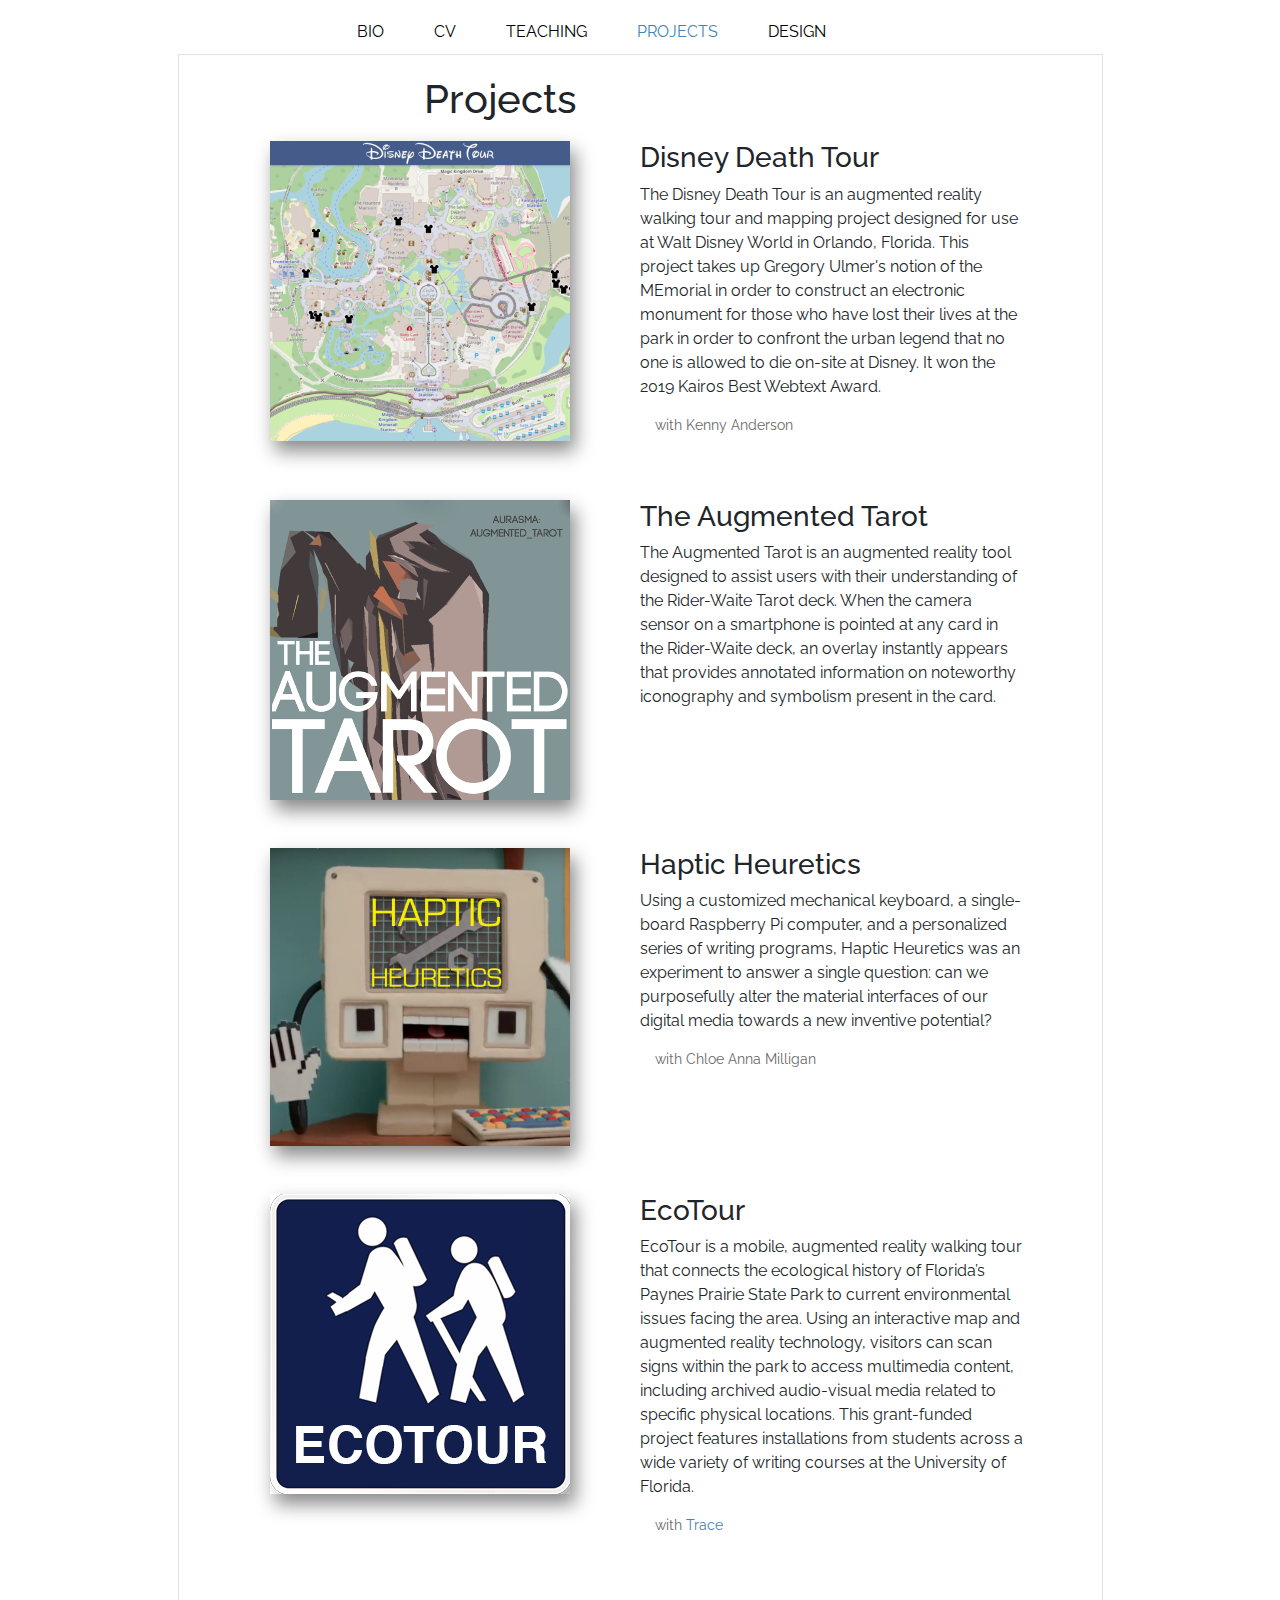
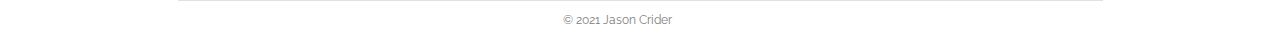
<file: projects.html>
<!doctype html>
<html lang="en">
  <head>

<!-- Google tag (gtag.js) -->
<script async src="https://www.googletagmanager.com/gtag/js?id=G-EW4SBZ3NPH"></script>
<script>
  window.dataLayer = window.dataLayer || [];
  function gtag(){dataLayer.push(arguments);}
  gtag('js', new Date());

  gtag('config', 'G-EW4SBZ3NPH');
</script>

    <!-- Required meta tags -->
    <meta charset="utf-8">
    <meta name="viewport" content="width=device-width, initial-scale=1, shrink-to-fit=no">

    <!-- Bootstrap CSS -->
    <link href="css/bootstrap.min.css" rel="stylesheet">
    <link href="css/custom.css" rel="stylesheet">
    <link href="https://fonts.googleapis.com/css?family=Raleway&display=swap" rel="stylesheet">
    <link href="https://fonts.googleapis.com/css?family=Quicksand&display=swap" rel="stylesheet">
    <link href="https://fonts.googleapis.com/css?family=Pontano+Sans&display=swap" rel="stylesheet">
    <title>Jason Crider</title>
  </head>
  <body>
    <div class="container">
      <div class="col-lg-10 offset-md-1">
          <div class="col-md-6 offset-md-2 nav-shit">
            <a class="passive first" href="index.html">BIO</a><a class="passive" href="research.html">CV</a><a class="passive" href="teaching.html">TEACHING</a><a class="active" href="projects.html">PROJECTS</a><a class="passive" href="tinkering.html">DESIGN</a>
          </div>
        <div class="row border">
          <div class="col-md-6 offset-md-3 page-title">

            <!-- Page Title Goes Here -->
            <h1>Projects</h1>
          </div>

            <!-- Page Content Goes Here -->
            <div class="col-md-10 offset-md-1">
              <div class="wrap">
                <div class="row">
                  <div class="small-12 columns">
                  <div class="article-row-section">
                    <div class="article-row-section-inner">

                         <div class="container">
                            <div class="row">
                                <div class="col-sm">
                                    <a href="http://kairos.technorhetoric.net/23.2/topoi/crider-anderson/index.html"><img src="images/disneyicon.png"  id="shadow"></a>
                                </div>
                                <div class="col-sm">
                                    <h3 class="row">Disney Death Tour</h3>
                                    <p class="row">The Disney Death Tour is an augmented reality walking tour and mapping project designed for use at Walt Disney World in Orlando, Florida. This project takes up Gregory Ulmer's notion of the MEmorial in order to construct an electronic monument for those who have lost their lives at the park in order to confront the urban legend that no one is allowed to die on-site at Disney. It won the 2019 Kairos Best Webtext Award.</p>
                                    <p id="coauthor">with Kenny Anderson</p>
                                </div>
 
                            </div>
                        </div>                  
                <br>
                <br>
                        <div class="container">
                            <div class="row">
                                <div class="col-sm">
                                    <a href="http://trace-arcs.english.ufl.edu/projects/tarot.html"><img src="images/taroticon.jpg"  id="shadow"></a>
                                </div>
                                <div class="col-sm">
                                    <h3 class="row">The Augmented Tarot</h3>
                                    <p class="row">The Augmented Tarot is an augmented reality tool designed to assist users with their understanding of the Rider-Waite Tarot deck. When the camera sensor on a smartphone is pointed at any card in the Rider-Waite deck, an overlay instantly appears that provides annotated information on noteworthy iconography and symbolism present in the card.</p>
                                </div>
 
                            </div>
                        </div>
                <br>
                <br>
                        <div class="container">
                            <div class="row">
                                <div class="col-sm">
                                    <a href="http://textshopexperiments.org/textshop04/haptic-heuretics-electrate-tinkering"><img src="images/haptic.png"  id="shadow"></a>
                                </div>
                                <div class="col-sm">
                                    <h3 class="row">Haptic Heuretics</h3>
                                    <p class="row">
                                    Using a customized mechanical keyboard, a single-board Raspberry Pi computer, and a personalized series of writing programs, Haptic Heuretics was an experiment to answer a single question: can we purposefully alter the material interfaces of our digital media towards a new inventive potential?
                                    </p>
                                    <p id="coauthor">with Chloe Anna Milligan</p>
                                </div>
 
                            </div>
                        </div>                       
                <br>
                <br>
                        <div class="container">
                            <div class="row">
                                <div class="col-sm">
                                    <a href="https://www.ecotourapp.com/"><img src="images/ecotour2.png"  id="shadow"></a>
                                </div>
                                <div class="col-sm">
                                    <h3 class="row">EcoTour</h3>
                                    <p class="row">EcoTour is a mobile, augmented reality walking tour that connects the ecological history of Florida’s Paynes Prairie State Park to current environmental issues facing the area. Using an interactive map and augmented reality technology, visitors can scan signs within the park to access multimedia content, including archived audio-visual media related to specific physical locations. This grant-funded project features installations from students across a wide variety of writing courses at the University of Florida.</p>
                                    <p id="coauthor">with <a href="https://trace-arcs.english.ufl.edu/">Trace</a></p>
                                </div>
 
                            </div>
                        </div>
                <br>
                <br>
                        
                        
            
                        

                    </div>
                  </div>


                                      
                  </div>
                </div>
              </div>
              
                
                
                
                
                
                
                
                
                
                
                
                
                
                
                
                


          </div>
        </div>
      </div>
      <div class="col-md-3 offset-md-5 copy-text">
        <p>© 2021 Jason Crider</p>
      </div>
    </div>

    <!-- Optional JavaScript -->
    <!-- jQuery first, then Popper.js, then Bootstrap JS -->
    <script src="https://code.jquery.com/jquery-3.3.1.slim.min.js" integrity="sha384-q8i/X+965DzO0rT7abK41JStQIAqVgRVzpbzo5smXKp4YfRvH+8abtTE1Pi6jizo" crossorigin="anonymous"></script>
    <script src="https://cdnjs.cloudflare.com/ajax/libs/popper.js/1.14.7/umd/popper.min.js" integrity="sha384-UO2eT0CpHqdSJQ6hJty5KVphtPhzWj9WO1clHTMGa3JDZwrnQq4sF86dIHNDz0W1" crossorigin="anonymous"></script>
    <script src="https://stackpath.bootstrapcdn.com/bootstrap/4.3.1/js/bootstrap.min.js" integrity="sha384-JjSmVgyd0p3pXB1rRibZUAYoIIy6OrQ6VrjIEaFf/nJGzIxFDsf4x0xIM+B07jRM" crossorigin="anonymous"></script>
  </body>
</html>
</file>
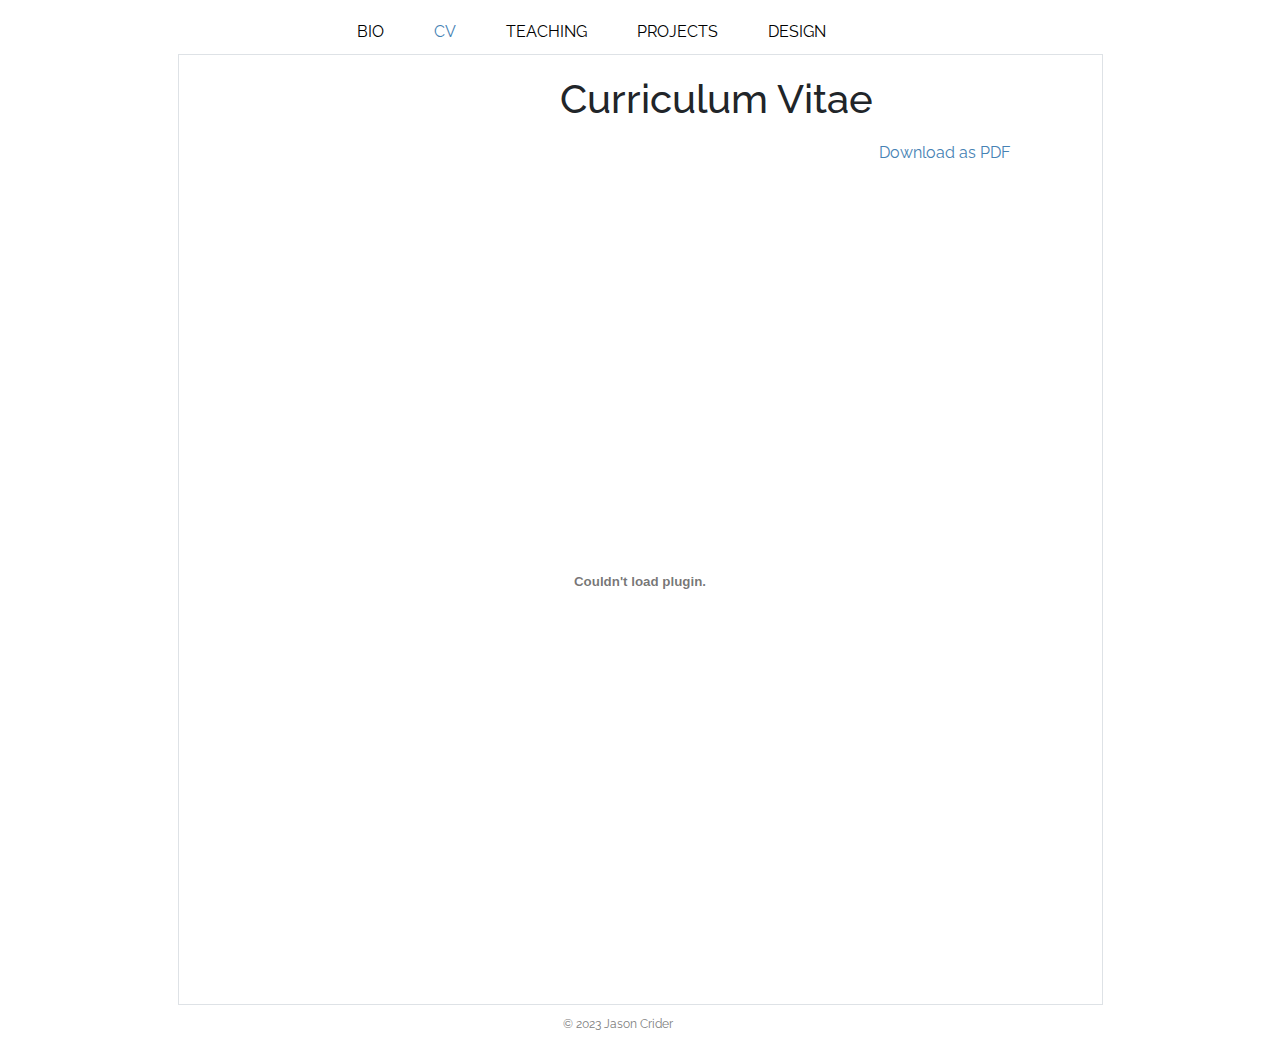
<file: research.html>
<!doctype html>
<html lang="en">
  <head>

<!-- Google tag (gtag.js) -->
<script async src="https://www.googletagmanager.com/gtag/js?id=G-EW4SBZ3NPH"></script>
<script>
  window.dataLayer = window.dataLayer || [];
  function gtag(){dataLayer.push(arguments);}
  gtag('js', new Date());

  gtag('config', 'G-EW4SBZ3NPH');
</script>


    <!-- Required meta tags -->
    <meta charset="utf-8">
    <meta name="viewport" content="width=device-width, initial-scale=1, shrink-to-fit=no">

    <!-- Bootstrap CSS -->
    <link href="css/bootstrap.min.css" rel="stylesheet">
    <link href="css/custom.css" rel="stylesheet">
    <link href="https://fonts.googleapis.com/css?family=Raleway&display=swap" rel="stylesheet">
    <link href="https://fonts.googleapis.com/css?family=Quicksand&display=swap" rel="stylesheet">
    <link href="https://fonts.googleapis.com/css?family=Pontano+Sans&display=swap" rel="stylesheet">
 <title>Jason Crider</title>
  </head>
  <body>
    <div class="container">
      <div class="col-lg-10 offset-md-1">
          <div class="col-md-6 offset-md-2 nav-shit">
            <a class="passive first" href="index.html">BIO</a><a class="active" href="research.html">CV</a><a class="passive" href="teaching.html">TEACHING</a><a class="passive" href="projects.html">PROJECTS</a><a class="passive" href="tinkering.html">DESIGN</a>
          </div>
        <div class="row border">
          <div class="col-md-6 offset-md-4 page-title">

            <!-- Page Title Goes Here -->
            <h1 style="text-align: center">Curriculum Vitae</h1>
              
          </div>

            <!-- Page Content Goes Here -->
            
            
       
            
            <div class="col-md-10 offset-md-1">
            
                
                <p style="text-align: right"><a href="files/jason_crider_cv.pdf">Download as PDF</a></p>
                <p><embed src="files/jason_crider_cv.pdf" type="application/pdf" width="100%" height="800"></p>
                     
                
       <!--     <h4>EDUCATION</h4> 
                <p id="cvindent"><strong>University of Florida</strong>
                      	<br>Ph.D. in English, 2021
                      	<br>Dissertation: Towards a Prosthetic Rhetoric: On Writing and the Networked Body
                      	<br>Chair: Sidney I. Dobrin</p>
                <p id="cvindent"><strong>Clemson University</strong>
                      	<br>M.A. in English, 2016</p>
                <p id="cvindent"><strong>University of Wisconsin-La Crosse</strong>
                      	<br>B.A. in English-Rhetoric and Writing, 2013</p>
            <h4>APPOINTMENTS</h4>
                <p id="cvindent">Assistant Professor, Texas A&amp;M University, 2021-present</p>
                <p id="cvindent">Graduate Teaching Assistant (Instructor of Record), University of Florida, 2020-2021.</p>
                <p id="cvindent">Graduate Research Fellow, University of Florida, 2016-2020.</p>
                <p id="cvindent">Graduate Teacher of Record, Clemson University, 2015-2016.</p>
                <p id="cvindent">Adobe Creative Suite Assistant, Cooper Digital Studio, Clemson University, Clemson’s Adobe Creative Suite Initiative, 2014-2015.</p>
                <p id="cvindent">Writing Tutor, University of Wisconsin-La Crosse, 2011-2013.</p>

            <h4>PUBLICATIONS</h4>
                <p id="cvindent"><strong>Edited Collections</strong></p>
                <p id="cvindent">(Under Contract) <em>The Humanities Division</em>, co-edited with Sidney I. Dobrin. Parlor Press.</p> 
                <p id="cvindent"><strong>Peer-Reviewed Articles</strong></p>
                  <p id="cvindent">“Digital Daimons: Algorithmic Rhetorics of Augmented Reality,” with Jacob Greene and Sean Morey.
                <br><em>Computers and Composition</em>, June 2020.</p> 
                  <p id="cvindent">“Hyperanimals: Inverting Nature through Pokémon Go,” with Sean Morey.
                    <br><em>ISLE: Interdisciplinary Studies in Literature and Environment</em>, isz121, December 2019.</p>
                  <p id="cvindent">“<a href="https://tcjournal.org/vol8/crider">Augmented Vision(s): Visual Rhetoric in the Augmented Reality Apparatus</a>.”
                    <br><em>Technoculture</em>, vol. 8, June 2019.</p>
                  <p id="cvindent">“<a href="http://kairos.technorhetoric.net/23.2/topoi/crider-anderson/index.html">Disney Death Tour: Monumentality, Augmented Reality, and Digital Rhetoric</a>,” with Kenny Anderson.
                    <br><em>Kairos: A Journal of Rhetoric, Technology, and Pedagogy</em>,” vol. 23, no. 2, (Topoi) January 2019.</p>
                <p id="cvindent"><strong>Peer-Reviewed Book Chapters</strong></p>
                  <p id="cvindent">“I See the Body Electrate.”
                    <br><em>Mediating Nature: The Role of Technology in Ecological Literacy</em>, Edited by Sidney I. Dobrin and Sean Morey. Routledge, November 2019.</p>
               <p id="cvindent"><strong>Peer-Reviewed Digital Scholarship</strong></p> 
                <p id="cvindent"><a href="http://textshopexperiments.org/textshop04/haptic-heuretics-electrate-tinkering">“Haptic Heuretics: Electrate Tinkering as Rhetorical Making</a>,” with Chloe Anna Milligan.
                    <br><em>Textshop Experiments</em>, vol. 4, spring 2018.</p>
                <p id="cvindent">"Towards an Electrate Library," with Wesley Smith.
                    <br><em>dh+lib</em>, "Exploring Literacies Through Digital Humanities: A <em>dh+lib</em> Special Issue," Fall 2020.</p>
                <p id="cvindent"><strong>Book Reviews</strong></p>
                    <p id="cvindent"><a href="https://compositionforum.com/issue/43/cooper-review-crider.php"><em>The Animal Who Writes: A Posthumanist Composition</em></a>.
                    <br>by Marilyn M. Cooper. <em>Composition Forum</em>, spring 2020.</p>
                  <p id="cvindent"><a href="http://cconlinejournal.org/crider/"><em>The Undersea Network (Sign, Storage, Transmission)</em></a>.
                    <br>by Nicole Starosielski. <em>Computers and Composition Online</em>, spring 2018.</p>
                
            <h4>FUNDED GRANTS</h4>
                <p id="cvindent"><strong>Internal</strong></p>
                  <p id="cvindent">($3,100) “<a href="https://www.ecotourapp.com/">EcoTour: Using Mobile Technologies to Promote Local Environmental Engagement</a>.”
                    <br>Healthy Civic Campus &amp; Community Grant, 2017.
                    <br>Role: Grant Writer, Augmented Reality Application Developer.
                    <br>Co-PI with Shannon Butts, Jacob Greene, and Madison Jones.
                </p>
                <p id="cvindent"><strong>Contributor</strong></p>
                  <p id="cvindent">($324,865) “<a href="http://www.massmine.org/">MassMine Advancement Grant for Sustainable Data-Driven Humanities Research</a>."
                      <br><em>National Endowment for the Humanities</em>, 2019.
                 	  <br>Role: Intellectual Contributor.
                      <br>PI: Aaron Beveridge.
                </p>
                <p id="cvindent">($15,249) “<a href="https://augment-sustainability.clas.ufl.edu/">Augmenting Sustainability: An AR App for the UF Campus and Gainesville Community</a>.”
                        <br>Creative Campus Catalyst Fund, 2019.
                        <br><em>UF-GNV Creative Community Collaborations Project</em>, University of Florida.
                	    <br>Role: Consultant and Student Advisor with Shannon Butts and Madison Jones.
                        <br>PI: Leslie Paul Thiele.  </p>    
                
              <h4>DIGITAL SCHOLARSHIP AND DESIGN</h4>
                <p id="cvindent"><strong>Digital Projects</strong></p>
                    <p id="cvindent">“<a href="https://www.ecotourapp.com/">EcoTour: Using Mobile Technologies to Promote Local Environmental Engagement</a>,” (augmented reality walking tour), with Shannon Butts, Jacob Greene, and Madison Jones, 2017.</p>
                  <p id="cvindent">“<a href="http://trace-arcs.english.ufl.edu/projects/tarot.html">The Augmented Tarot</a>,” (augmented reality application), TraceARCs, 2017.<p>
                <p id="cvindent"><strong>Book Covers</strong></p>
                  <p id="cvindent"><em>Writing Posthumanism, Posthuman Writing</em>, ed. Sidney I. Dobrin (Parlor Press, 2015).</p>
                <p id="cvindent"><strong>Journal Design</strong></p>
                  <p id="cvindent"><em>Trace: A Journal of Writing, Media, and Ecology</em>, Issue 1-3, 2017-present.</p>
                  <p id="cvindent"><em>South Atlantic Review</em>, South Atlantic Modern Language Association, co-designed with Kaitlin Smith, ongoing cover and layout, 2015.<p>
                    <p id="cvindent"><em>Steam Ticket: A Third Coast Review</em>, Vol. 16, University of Wisconsin-La Crosse, 2013.</p>
                <p id="cvindent"><strong>Web Design and Code</strong></p>
                  <p id="cvindent"><em>Konsult Experiment</em>, 2018-present.</p>
                  <p id="cvindent"><em>Trace: A Journal of Writing, Ecology, and Media</em> Website, 2016-present.</p>
                  <p id="cvindent"><em>Sequentials</em> Journal Website, 2017.</p>
              <h4>TRADE AND CREATIVE PUBLICATIONS</h4>
                <p id="cvindent">"Tiny Houses, Big Hurdles," news article for WUFT’s “Energy Burden” Special Report, Dec. 2017.</p>
                <p id="cvindent">“Editorial: inFESTation,” contributor for Punknews.org.</p>
                <p id="cvindent">“Talking, drums, Stranger Things, and Fest with PUP’s Zack Mykula,” interview for Punknews.org.</p>
                <p id="cvindent">“Keys, Clocks, Cinderblocks,” fiction, <em>Steam Ticket: A Third Coast Review</em>, Vol. 15, 2012.</p>
                <p id="cvindent">“Coulee Cuts,” weekly music column in <em>Second Supper: La Crosse’s Free Press</em>, 2010-2013.</p>
            <h4>AWARDS AND HONORS</h4>
                <p id="cvindent">Kairos Best Webtext Award for “Disney Death Tour,” 2019.</p>
                <p id="cvindent">University of Florida Department of English Graduate Teaching Award, fall 2018.</p>
                <p id="cvindent">Graduate School Research Fellowship, University of Florida, 2016-2020.</p>
                <p id="cvindent">Passed with Distinction, MA Defense, Clemson University, April 2016.</p>
            <h4>PRESENTATIONS</h4>
                <p id="cvindent"><strong>Invited Campus Talks</strong></p>
                <p id="cvindent">“Augmented Reality and Location-Based Writing.”
                    <br>University of Wisconsin-La Crosse, April 2020.</p>
                <p id="cvindent">“Monumentality and MEmorials in the Magic Kingdom.”
                    <br>University of North Florida, April 2020.</p>
                <p id="cvindent">“Agency, Advocacy, and Mixed-Reality Critique.”
                    <br>University of Wisconsin-La Crosse, November 2019.</p>
                  <p id="cvindent">“Location-Based Writing and the Disney Death Tour.”
                    <br>University of North Florida, March 2019.</p>
                  <p id="cvindent">“Composing in the Dark(room): Writing with the Creative Cloud at Clemson and UF.”
                    <br>Part of Adobe’s Creative Campus Collaboration series, Clemson University, April 2018.</p>
                  <p id="cvindent">“Augmented Reality and Critical Tourism.”
                    <br>University of North Florida, March 2018.</p>
                <p id="cvindent"><strong>Conference Presentations</strong></p>
                    <p id="cvindent">"Down and Out in Magic Florida / Digital Writing Through and Beyond Mixed Reality Commonplaces."
                    <br>Conference on College Composition and Communication, <em>We Are All Writing Teachers*: Returning to a Common Place</em>, Virtual Annual Convention, April 2021.</p>
                    <p id="cvindent">[Canceled due to Covid-19]"And Say the Hyperanimal Responded."
                    <br>Rhetoric Society of America Conference, <em>Rhetoric / Hospitality</em>, Portland, OR, May 2020.</p>
                    <p id="cvindent">[Canceled due to Covid-19]"Tox1c Bodies; Doxic Literacies: Body Hacking in Type 1 Diabetic Communities."
                    <br>Rhetoric Society of America Conference, <em>Rhetoric / Hospitality</em>, Portland, OR, May 2020.</p>
                    <p id="cvindent">[Canceled due to Covid-19]"Writing through Ecomedia: Choric Methodologies for Place-Based Pedagogy."
                    <br>Conference on College Composition and Communication, <em>Considering Commonplaces</em>, Milwaukee, WI, March 2020.</p>
                  <p id="cvindent">“Contemplating Rhetorical Futures in a Post-Desktop Computing World,” Roundtable.
                    <br>Western States Rhetoric and Literacy Conference, <em>Contemplative Rhetorics and Literacies</em>, University of Montana, Bozeman, MT, October 2019.</p>
                  <p id="cvindent">“Cyborg in the Swamp: Writing, Disability, <em>Ecohexis</em>.”
                    <br>ASLE Thirteenth Biennial Conference, <em>Paradise on Fire</em>, University of California, Davis, Davis, CA, June 2019.</p>
                  <p id="cvindent">“User/Body Rhetorics: Adaptive Strategies for Networked Embodiment."
                    <br>Computers and Writing, <em>Mission Critical: Centering Ethical Challenges in Computers and Writing</em>, East Lansing, MI, June 2019.</p>
                  <p id="cvindent">“Terroir Ecocriticism: Composition via Annihilation.”
                    <br>17th Annual Hawaii International Conference on Arts and Humanities, Honolulu, HI, January 2019.</p>
                  <p id="cvindent">“EcoTour: Digital Rhetoric and Local Spaces,” Roundtable.
                    <br>Rhetoric Society of America Conference, <em>Re-inventing Rhetoric</em>, Minneapolis, MN, May-June 2018.</p>
                  <p id="cvindent">“Virtual Environing: Writing Ecologies with Mobile Media.”
                    <br>Computers and Writing, <em>Digital Phronesis: Culture/Code/Play</em>, Fairfax, VA, May 2018.</p>
                  <p id="cvindent">“On the Edge of Multimodality: Critical Tourism, Emplaced Composition, and AR.”
                    <br>Conference on College Composition and Communication, <em>Language, Laboring, and Transforming</em>, Kansas City, MO, March 2018.</p>
                  <p id="cvindent">“Visualizing Hyperoceans, or How to See like an Ocean.”
                    <br>ASLE Twelfth Biennial Conference, <em>Rust/Resistance: Works of Recovery</em>, Wayne State University, Detroit, MI, June 2017.</p>
                  <p id="cvindent">“Architectural Writing: Everting Rhetoric and Composition through Augmented Reality.”
                    <br>Computers and Writing, <em>Techne: Creating Spaces of Wonder</em>, University of Findlay, Findlay, OH, June 2017.</p>
                  <p id="cvindent">“I See the Body Electrate: Oracular Technologies and Ocular Delivery.”
                    <br>Embodying Media Conference, <em>From Print to Digital</em>, University of Cambridge, Cambridge, UK, May 2017.</p>
                  <p id="cvindent">“Articulating Digital Heterotopias: <em>Pokémon Go</em> and the Augmented Future.”
                    <br>16th Annual English Graduate Organization Conference, <em>Futures Near and Far: Utopia, Dystopia, and Futurity</em>, University of Florida, Gainesville, FL, October 2016.</p>
                  <p id="cvindent">“Augmented Reality and the Sunglasses of Ideology.”
                    <br>13th Annual Conference of the Digital Humanities Research Group, <em>Born Digital: Reformatting Humanities in the 21st Century</em>, University of Miami, Miami, FL, March 2015.</p>
                <h4>WORKSHOPS FACILITATED</h4>
                  <p id="cvindent">“Augmenting the Curriculum: Pedagogical Possibilities for Augmented Reality.”
                    <br>UF Interface Conference, <em>Learning Beyond 4 Walls</em>, with Shannon Butts, Sid Dobrin, and Madison Jones, University of Florida, April 2019.</p>
                  <p id="cvindent">“Augmented Reality and the University.”
                    <br>Gator Computing Program, with Sid Dobrin, University of Florida, June 2019.</p>
                  <p id="cvindent">“Augmented Reality Development.”
                    <br>Passport to Great Teaching, Office of Faculty Development and Teaching Excellence, with Sid Dobrin, University of Florida, December 2018.</p>
                  <p id="cvindent">“Intro to Raspberry Pi.”
                    <br>MADE@UF Spring Workshop Series, University of Florida, April 2018.</p>
                  <p id="cvindent">“Intro to Augmented Reality: Aurasma.”
                    <br>MADE@UF Fall Workshop Series, with Shannon Butts and Madison Jones, University of Florida, October 2017.</p>
                  <p id="cvindent">“Using Virtual and Augmented Reality for Public Libraries.”
                    <br>University of Florida, August 2017.</p>
                  <p id="cvindent">“Introduction to Augmented Reality Workshop.”
                    <br>University of Florida, with Shannon Butts and Jacob Greene, October 2016.
                <h4>CONFERENCES AND EVENTS ORGANIZED</h4>
                  <p id="cvindent"><strong>Chief Organizer</strong></p>
                    <p id="cvindent"><em>Margins: Rhetoric and Place in the Digital Now</em>, Clemson University, February 2016.</p>
                  <p id="cvindent"><strong>Co-Organizer</strong></p>
                    <p id="cvindent"><em>Embodied Interventions</em>, Digital Assembly Symposium, University of Florida, February 2019.</p>
                    <p id="cvindent"><em>In Ecomedia Res</em>, Digital Assembly Symposium, University of Florida, February-March, 2018.</p>
                    <p id="cvindent"><em>The Materials of Digital Culture</em>, Digital Assembly Symposium, University of Florida, March 2017.</p>
                <h4>TEACHING</h4>
                  <p id="cvindent"><strong>Texas A&amp;M University</strong></p>
                    <p id="cvindent">ENGL 354: Modern Rhetorical Theory (Fall 2021)</p>
                  <p id="cvindent"><strong>University of Florida</strong></p>
                     <p id="cvindent">ENC 3414: Hypermedia and Digital Rhetorics (Spring 2019)</p>
                     <p id="cvindent">AML 2070: Transcendental, Radical, Wild: American Environmental Literature (Fall 2018)</p>
                     <p id="cvindent">ENG 1131: Writing Through EcoMedia (Spring 2018)</p>
                     <p id="cvindent">ENC 1145: Writing About Paranoia (Fall 2017)</p>
                 <p id="cvindent"><strong>Clemson University</strong></p>
                    <p id="cvindent">ENGL 1030: Accelerated Composition (Fall 2015, Spring 2016)</p>
                <h4>SERVICE</h4>
                  <p id="cvindent"><strong>Editorial Work</strong></p>
                    <p id="cvindent">Production Editor, <em>enculturation: A Journal of Writing, Rhetoric, and Culture</em>, 2019-present.</p>
                    <p id="cvindent">Assistant Editor and Webmaster, <em>Sequentials</em>, 2019-present.</p>
                    <p id="cvindent">Managing Editor and Web Developer, <em>Trace: A Journal of Writing, Media, and Ecology</em>, 2016-present.</p>
                    <p id="cvindent">Web Developer and Editor, <em>Konsult Experiment</em>, 2018-present.</p>
                    <p id="cvindent">Web Developer, <em>Sequentials</em>, University of Florida, 2017.</p>
                    <p id="cvindent">Associate Managing Editor, <em>ImageTexT</em>, University of Florida, 2016-2017.</p>
                    <p id="cvindent">Editor-in-Chief, <em>Steam Ticket: A Third Coast Review</em>, University of Wisconsin-La Crosse, 2013.</p>
                  <p id="cvindent"><strong>Other Service</strong>
                    <p id="cvindent">Roundtable Contributor, “Keeping the Balance,” Department of English, University of Florida, 2019.</p>
                    <p id="cvindent">Newcomers’ Welcome Booth, Conference on College Composition and Communication, 2018.</p>
                    <p id="cvindent">Augmented Reality Coordinator, Trace Innovation Initiative, 2016-present.</p>
                    <p id="cvindent">President/Vice President/Treasurer, Digital Assembly, University of Florida, 2016-present.</p>
                    <p id="cvindent">Moderator, Pedagogy, Practice and Philosophy, University Writing Program 2018 Conference, University of Florida, 2017-2018.</p>
                    <p id="cvindent">Reviewer for Jacob W. Greene’s "Introduction to Mobile Augmented Reality Development in Unity," Programming Historian, programminghistorian.github.io, 2016.</p>
                    <p id="cvindent">Conference Organizer, Margins Conference, Rhetoric and Place in the Digital Now, Clemson University, Clemson, SC, February 2016.</p>
                    <p id="cvindent">Senator (English) and Cabinet Member (Finance Committee), Graduate Student Government, Clemson University, 2015-2016.</p>
                    <p id="cvindent">Co-Organizer, Masters of English Incoming Student Orientation, Clemson University 2015.</p>
                    <p id="cvindent">Summer Reading Program Facilitator, Clemson University, 2015.</p>
                <h4>TECHNICAL PROFICIENCIES</h4>
                    <p id="cvindent"><strong>Augmented Reality Development:</strong> Vuforia SDK, Unity Game Engine, Aurasma Studio, Xcode, Audacity</p>
                    <p id="cvindent"><strong>Web Design:</strong> HTML5, CSS3, Python, Bootstrap 4.0.0, Foundation 6</p>
                    <p id="cvindent"><strong>Multimedia Production:</strong> Adobe Illustrator, Photoshop, InDesign, Lightroom, and Premiere Pro</p>
                    <p id="cvindent"><strong>Physical Computing:</strong> Raspberry Pi and Arduino development</p>
                <h4>PROFESSIONAL MEMBERSHIPS</h4>
                    <p id="cvindent">National Council of Teachers of English (since 2017)</p>
                    <p id="cvindent">Rhetoric Society of America (since 2018)</p>
                    <p id="cvindent">Association for the Study of Literature and the Environment (since 2016)</p>
                    <br>
                    <p id="cvindent"><em>References Available Upon Request</em></p> -->

          </div>
        </div>
      </div>
      <div class="col-md-3 offset-md-5 copy-text">
        <p>© 2023 Jason Crider</p>
      </div>
    </div>

    <!-- Optional JavaScript -->
    <!-- jQuery first, then Popper.js, then Bootstrap JS -->
    <script src="https://code.jquery.com/jquery-3.3.1.slim.min.js" integrity="sha384-q8i/X+965DzO0rT7abK41JStQIAqVgRVzpbzo5smXKp4YfRvH+8abtTE1Pi6jizo" crossorigin="anonymous"></script>
    <script src="https://cdnjs.cloudflare.com/ajax/libs/popper.js/1.14.7/umd/popper.min.js" integrity="sha384-UO2eT0CpHqdSJQ6hJty5KVphtPhzWj9WO1clHTMGa3JDZwrnQq4sF86dIHNDz0W1" crossorigin="anonymous"></script>
    <script src="https://stackpath.bootstrapcdn.com/bootstrap/4.3.1/js/bootstrap.min.js" integrity="sha384-JjSmVgyd0p3pXB1rRibZUAYoIIy6OrQ6VrjIEaFf/nJGzIxFDsf4x0xIM+B07jRM" crossorigin="anonymous"></script>
  </body>
</html>
</file>
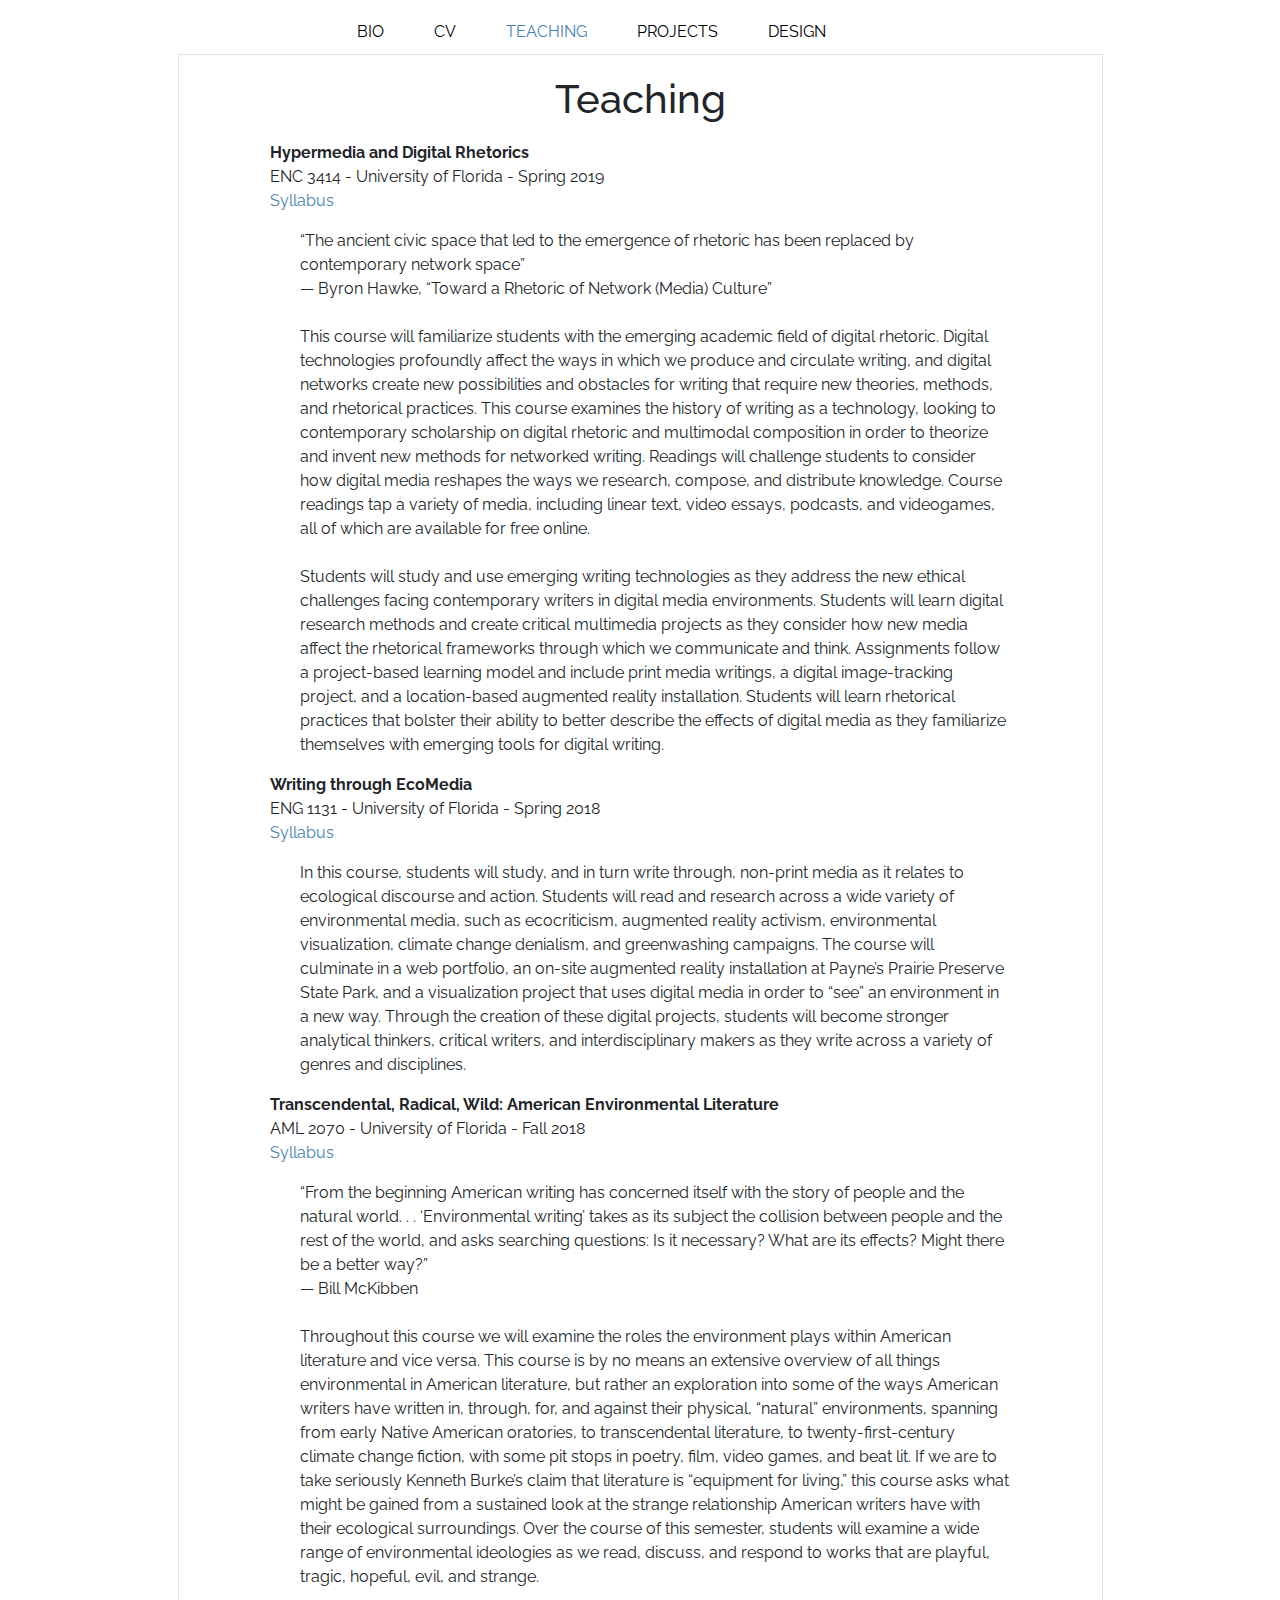
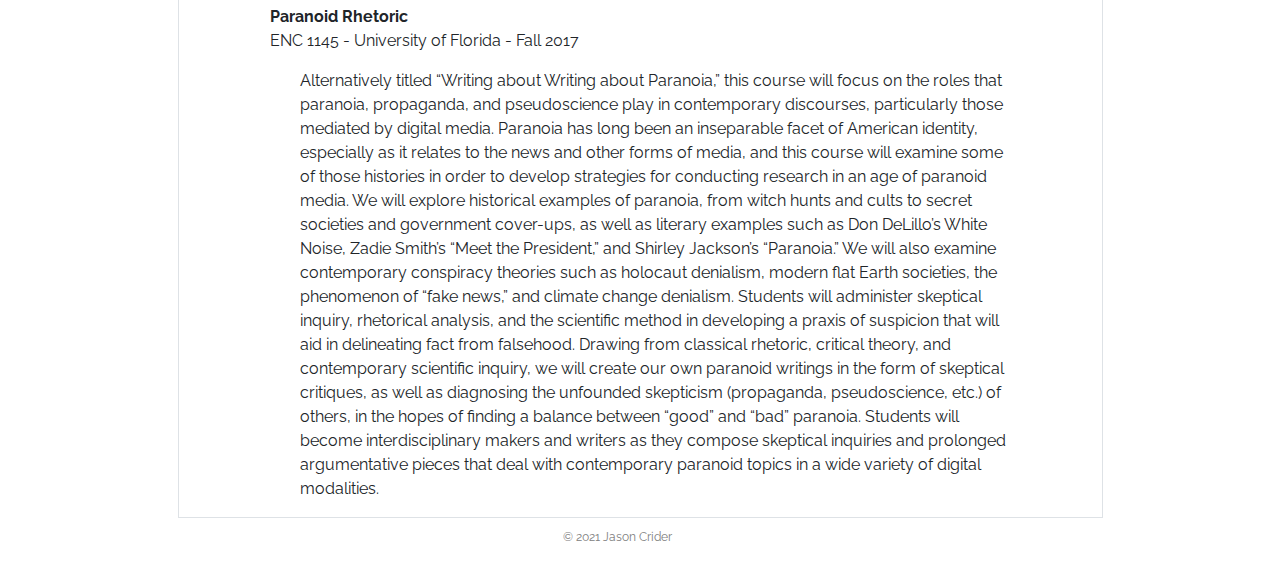
<file: teaching.html>
<!doctype html>
<html lang="en">
  <head>

<!-- Google tag (gtag.js) -->
<script async src="https://www.googletagmanager.com/gtag/js?id=G-EW4SBZ3NPH"></script>
<script>
  window.dataLayer = window.dataLayer || [];
  function gtag(){dataLayer.push(arguments);}
  gtag('js', new Date());

  gtag('config', 'G-EW4SBZ3NPH');
</script>


    <!-- Required meta tags -->
    <meta charset="utf-8">
    <meta name="viewport" content="width=device-width, initial-scale=1, shrink-to-fit=no">

    <!-- Bootstrap CSS -->
    <link href="css/bootstrap.min.css" rel="stylesheet">
    <link href="css/custom.css" rel="stylesheet">
    <link href="https://fonts.googleapis.com/css?family=Raleway&display=swap" rel="stylesheet">
    <link href="https://fonts.googleapis.com/css?family=Quicksand&display=swap" rel="stylesheet">
    <link href="https://fonts.googleapis.com/css?family=Pontano+Sans&display=swap" rel="stylesheet">
    <title>Jason Crider</title>
  </head>
  <body>
    <div class="container">
      <div class="col-lg-10 offset-md-1">
          <div class="col-md-6 offset-md-2 nav-shit">
            <a class="passive first" href="index.html">BIO</a><a class="passive" href="research.html">CV</a><a class="active" href="teaching.html">TEACHING</a><a class="passive" href="projects.html">PROJECTS</a><a class="passive" href="tinkering.html">DESIGN</a>
          </div>
        <div class="row border">
          <div class="col-md-6 offset-md-3 page-title">

            <!-- Page Title Goes Here -->
            <h1 style="text-align: center">Teaching</h1>
          </div>

            <!-- Page Content Goes Here -->
            <div class="col-md-10 offset-md-1">
                
                <p><strong>Hypermedia and Digital Rhetorics</strong>
                    <br>ENC 3414 - University of Florida - Spring 2019
                    <br><a href="files/ENC3414syllabus.pdf" target="_blank">Syllabus</a></p>
                    <p id="cvindent">“The ancient civic space that led to the emergence of rhetoric has been replaced by contemporary network space”
                    <br>— Byron Hawke, “Toward a Rhetoric of Network (Media) Culture”
                    <br><br>This course will familiarize students with the emerging academic field of digital rhetoric. Digital technologies profoundly affect the ways in which we produce and circulate writing, and digital networks create new possibilities and obstacles for writing that require new theories, methods, and rhetorical practices. This course examines the history of writing as a technology, looking to contemporary scholarship on digital rhetoric and multimodal composition in order to theorize and invent new methods for networked writing. Readings will challenge students to consider how digital media reshapes the ways we research, compose, and distribute knowledge. Course readings tap a variety of media, including linear text, video essays, podcasts, and videogames, all of which are available for free online.
                    <br><br>Students will study and use emerging writing technologies as they address the new ethical challenges facing contemporary writers in digital media environments. Students will learn digital research methods and create critical multimedia projects as they consider how new media affect the rhetorical frameworks through which we communicate and think. Assignments follow a project-based learning model and include print media writings, a digital image-tracking project, and a location-based augmented reality installation. Students will learn rhetorical practices that bolster their ability to better describe the effects of digital media as they familiarize themselves with emerging tools for digital writing.</p>
                
                <p><strong>Writing through EcoMedia</strong>
                    <br>ENG 1131 - University of Florida - Spring 2018
                    <br><a href="files/ENG1131syllabus.pdf" target="_blank">Syllabus</a></p>
                    <p id="cvindent">In this course, students will study, and in turn write through, non-print media as it relates to ecological discourse and action. Students will read and research across a wide variety of environmental media, such as ecocriticism, augmented reality activism, environmental visualization, climate change denialism, and greenwashing campaigns. The course will culminate in a web portfolio, an on-site augmented reality installation at Payne’s Prairie Preserve State Park, and a visualization project that uses digital media in order to “see” an environment in a new way. Through the creation of these digital projects, students will become stronger analytical thinkers, critical writers, and interdisciplinary makers as they write across a variety of genres and disciplines.</p>
                
                <p><strong>Transcendental, Radical, Wild: American Environmental Literature</strong>
                    <br>AML 2070 - University of Florida - Fall 2018
                    <br><a href="files/AML2070syllabus.pdf" target="_blank">Syllabus</a></p>
                    <p id="cvindent">“From the beginning American writing has concerned itself with the story of people and the natural world. . . ‘Environmental writing’ takes as its subject the collision between people and the rest of the world, and asks searching questions: Is it necessary? What are its effects? Might there be a better way?”
                    <br>— Bill McKibben
                    <br><br>Throughout this course we will examine the roles the environment plays within American literature and vice versa. This course is by no means an extensive overview of all things environmental in American literature, but rather an exploration into some of the ways American writers have written in, through, for, and against their physical, “natural” environments, spanning from early Native American oratories, to transcendental literature, to twenty-first-century climate change fiction, with some pit stops in poetry, film, video games, and beat lit. If we are to take seriously Kenneth Burke’s claim that literature is “equipment for living,” this course asks what might be gained from a sustained look at the strange relationship American writers have with their ecological surroundings. Over the course of this semester, students will examine a wide range of environmental ideologies as we read, discuss, and respond to works that are playful, tragic, hopeful, evil, and strange.</p>
                
                 <p><strong>Paranoid Rhetoric</strong>
                    <br>ENC 1145 - University of Florida - Fall 2017</p>
                    <p id="cvindent">Alternatively titled “Writing about Writing about Paranoia,” this course will focus on the roles that paranoia, propaganda, and pseudoscience play in contemporary discourses, particularly those mediated by digital media. Paranoia has long been an inseparable facet of American identity, especially as it relates to the news and other forms of media, and this course will examine some of those histories in order to develop strategies for conducting research in an age of paranoid media. We will explore historical examples of paranoia, from witch hunts and cults to secret societies and government cover-ups, as well as literary examples such as Don DeLillo’s White Noise, Zadie Smith’s “Meet the President,” and Shirley Jackson’s “Paranoia.” We will also examine contemporary conspiracy theories such as holocaut denialism, modern flat Earth societies, the phenomenon of “fake news,” and climate change denialism. Students will administer skeptical inquiry, rhetorical analysis, and the scientific method in developing a praxis of suspicion that will aid in delineating fact from falsehood. Drawing from classical rhetoric, critical theory, and contemporary scientific inquiry, we will create our own paranoid writings in the form of skeptical critiques, as well as diagnosing the unfounded skepticism (propaganda, pseudoscience, etc.) of others, in the hopes of finding a balance between “good” and “bad” paranoia. Students will become interdisciplinary makers and writers as they compose skeptical inquiries and prolonged argumentative pieces that deal with contemporary paranoid topics in a wide variety of digital modalities.</p>
            
                
                        
                        
                        
                  

          </div>
        </div>
      </div>
      <div class="col-md-3 offset-md-5 copy-text">
        <p>© 2021 Jason Crider</p>
      </div>
    </div>

    <!-- Optional JavaScript -->
    <!-- jQuery first, then Popper.js, then Bootstrap JS -->
    <script src="https://code.jquery.com/jquery-3.3.1.slim.min.js" integrity="sha384-q8i/X+965DzO0rT7abK41JStQIAqVgRVzpbzo5smXKp4YfRvH+8abtTE1Pi6jizo" crossorigin="anonymous"></script>
    <script src="https://cdnjs.cloudflare.com/ajax/libs/popper.js/1.14.7/umd/popper.min.js" integrity="sha384-UO2eT0CpHqdSJQ6hJty5KVphtPhzWj9WO1clHTMGa3JDZwrnQq4sF86dIHNDz0W1" crossorigin="anonymous"></script>
    <script src="https://stackpath.bootstrapcdn.com/bootstrap/4.3.1/js/bootstrap.min.js" integrity="sha384-JjSmVgyd0p3pXB1rRibZUAYoIIy6OrQ6VrjIEaFf/nJGzIxFDsf4x0xIM+B07jRM" crossorigin="anonymous"></script>
  </body>
</html>
</file>
<file: css/custom.css>
body {
  font-family: 'Raleway', monospace;
}

p a {
  color: steelblue!important;
}

.my-name {
  font-family: 'Pontano Sans';
  font-size: 50px;
  margin-top: 25px;
}

.nav-shit {
  margin-top: 20px;
  margin-bottom: 10px;
}

.nav-shit a {
  margin-right: 50px;
}

.nav-shit a:hover {
  text-decoration: none;

}

.active {
  color: #4682b4;
}

.active:hover {
  cursor: default;
  color: #4682b4;
}

.passive {
  color: black !important;
}

.my-text {
  margin-top: 30px;
}

.copy-text {
  margin-top: 10px;
  font-size: 12px;
  color: gray;
}

.page-title {
  margin-top: 20px;
  margin-bottom: 10px;
}

/*##########
  test css
###########*/



h4 {
    font-size: 16pt;
    font-family: "Quicksand", sans-serif;
    color: steelblue;
}

 /* unvisited link */
a:link {
  color: steelblue;
}

/* visited link */
a:visited {
  color: steelblue;
}

/* mouse over link */
a:hover {
  color: deepskyblue;
}

/* selected link */
a:active {
  color: deepskyblue;
}

/* navbar links */

.navlink {
    color: black;
    text-decoration: none;
}

.navlink:hover {
    color:deepskyblue;
    text-decoration: none;
}

#cvindent {
    margin-top: 5px;
    margin-left: 30px;
}

#coauthor {
  color: dimgray;
  font-size: 14px;
}

@media only screen and (max-width: 1200px) {
  .nav-shit a {
    margin-right: 30px;
  }

  .first {
    margin-left: -20px;
  }

  h1 {
    margin-left: -50px;
  }
}

@media only screen and (max-width: 992px) {
  .first {
    margin-left: -40px;
  }

  h1 {
    margin-left: -50px;
  }
}

@media only screen and (max-width: 768px) {
  .nav-shit a {
    margin-right: 15px;
  }

  .first {
    margin-left: 7px;
  }

  h1 {
    margin-left: 0px;
  }
}

@media only screen and (max-width: 576px) {
  .nav-shit a {
    margin-right: 15px;
  }

  .first {
    margin-left: -20px;
  }
}

#shadow {
  box-shadow: 5px 10px 18px #888888;
}

embed {
width: 100%;
}

.flex-container {
  /* We first create a flex layout context */
  display: flex;
  
  /* Then we define the flow direction 
     and if we allow the items to wrap 
   * Remember this is the same as:
   * flex-direction: row;
   * flex-wrap: wrap;
   */
  flex-flow: row wrap;
  
  /* Then we define how is distributed the remaining space */
  justify-content: space-around;
  
  padding: 0;
  margin: 0;
  list-style: none;
}

.flex-item {
  padding: 5px;
  width: 500px;
  margin-top: 100px;
  line-height: 150px;
  color: white;
  font-weight: bold;
  font-size: 3em;
  text-align: center;
}
</file>
